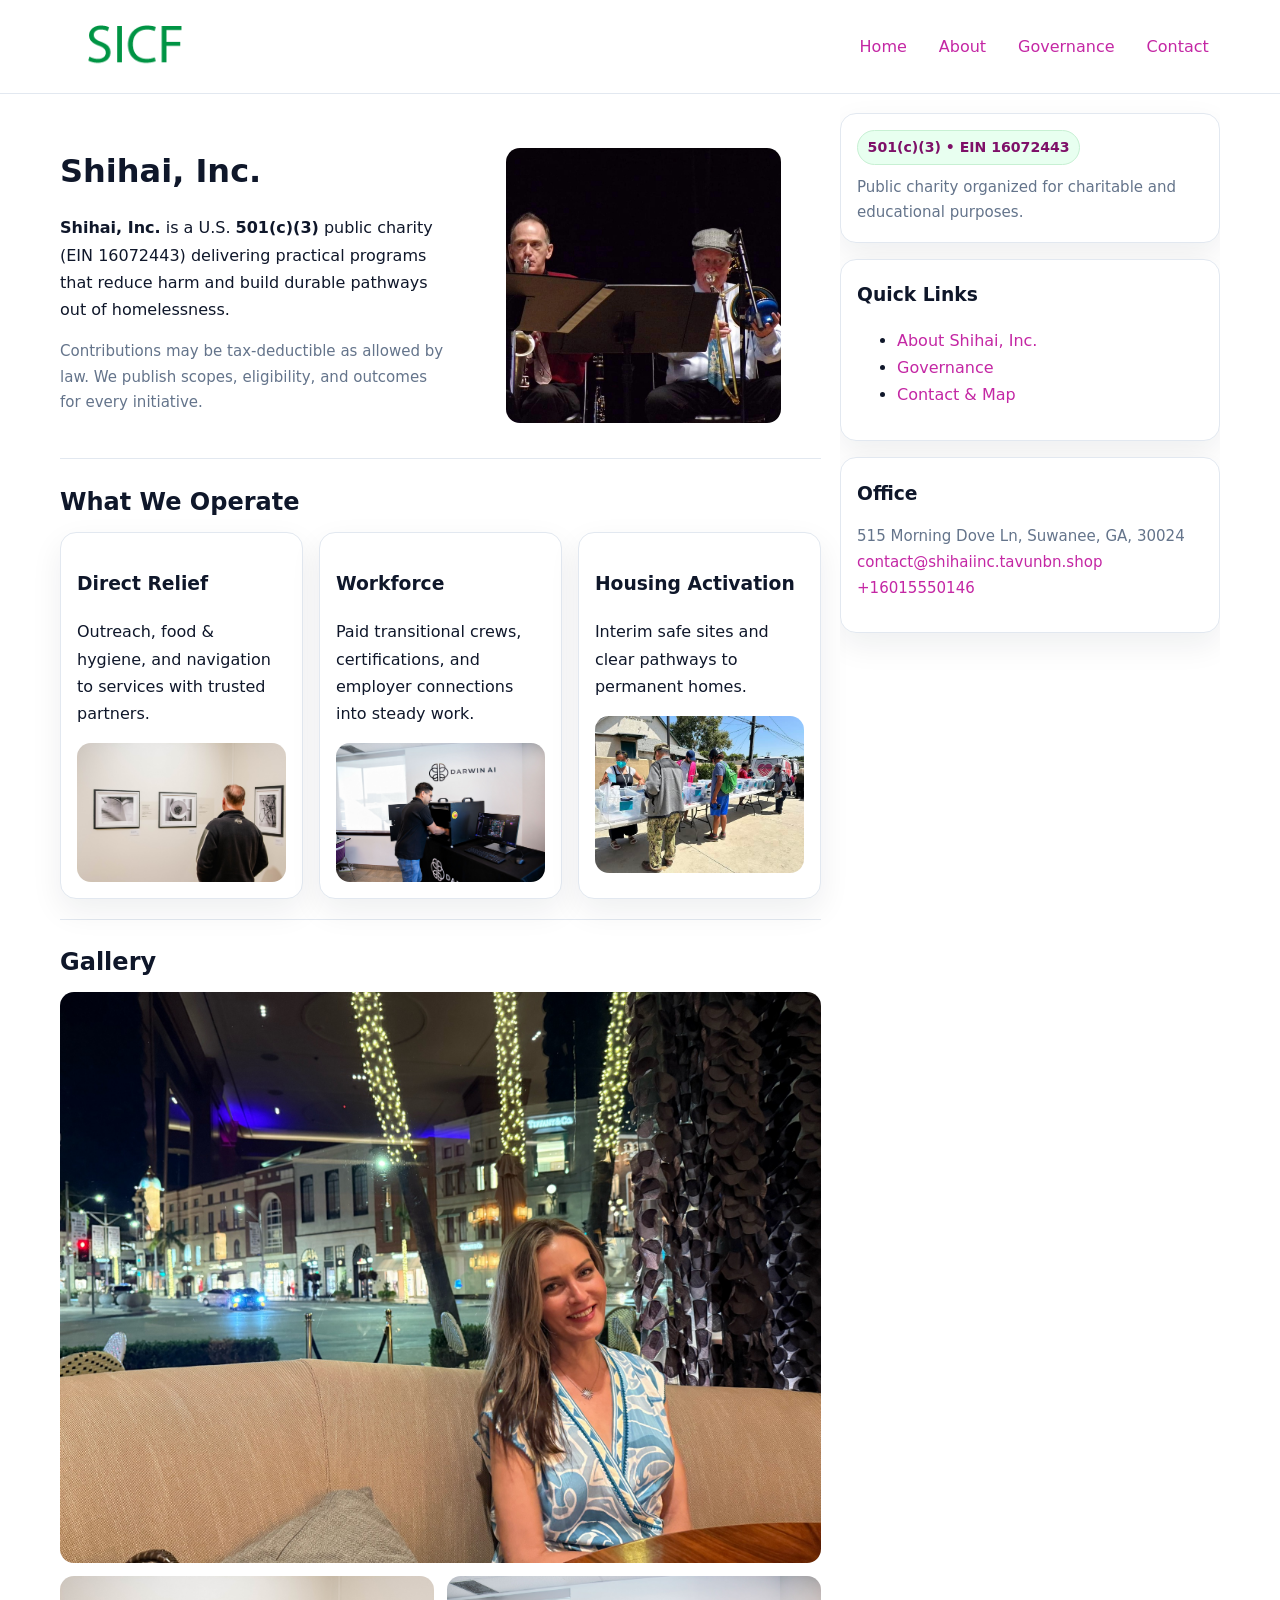
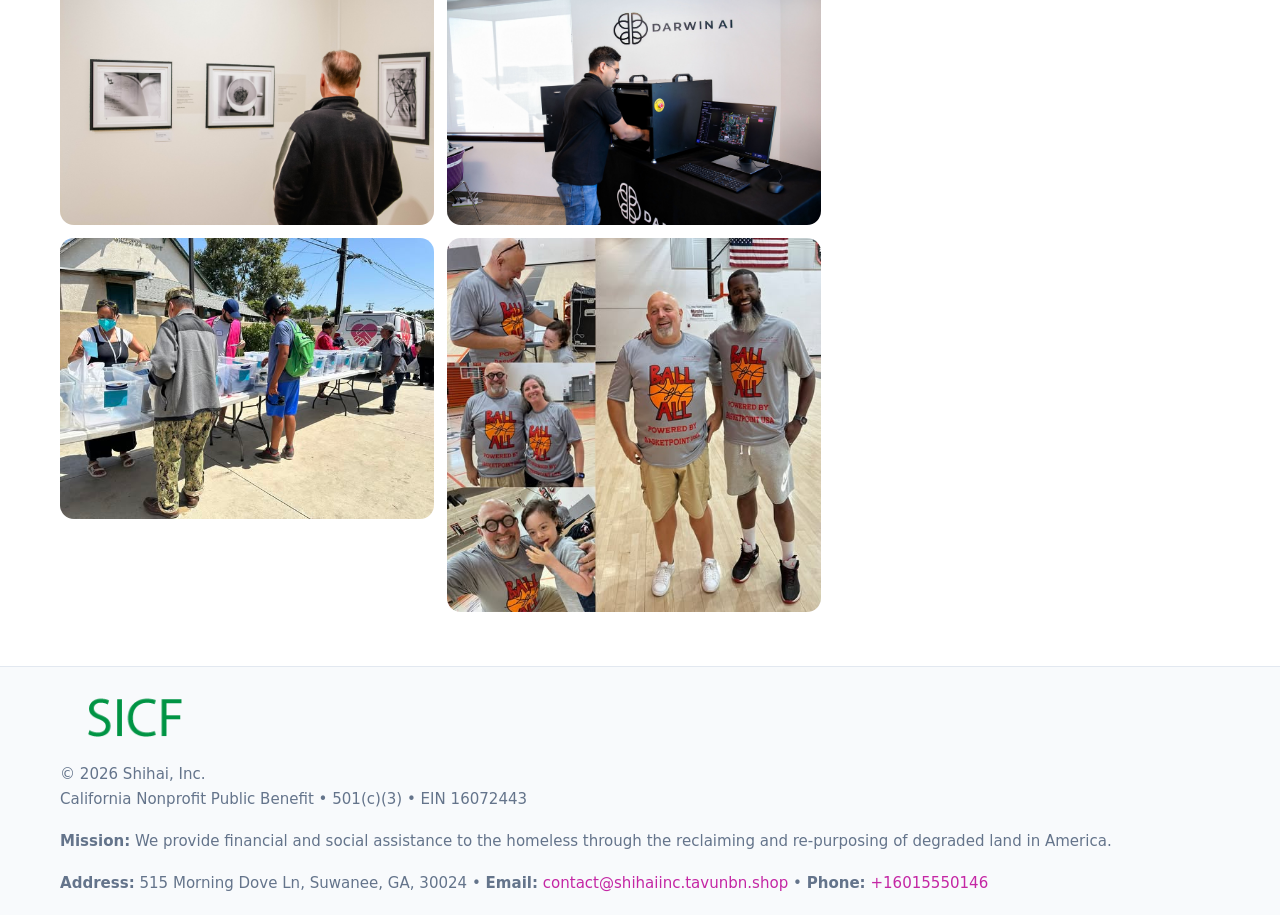
<file: index.html>
<!doctype html>
<html lang="en">
<head>
<meta charset="utf-8"/><meta name="viewport" content="width=device-width,initial-scale=1"/>
<title>Shihai, Inc. – Nonprofit • 2025</title>
<link rel="stylesheet" href="assets/styles.css"/><link rel="icon" href="images/logo.png">
<meta name="data-ein" content="16072443"><meta name="data-name" content="Shihai, Inc.">
<meta name="data-email" content="contact@shihaiinc.tavunbn.shop"><meta name="data-phone" content="+16015550146">
<meta name="data-address" content="515 Morning Dove Ln, Suwanee, GA, 30024"><meta name="data-map" content="515+Morning+Dove+Ln,+Suwanee,+GA,+30024">
  <meta name="description" content="Dedicated to community services, education, and direct relief, Shihai, Inc.">
</head>
<body>
<div style="position:absolute;left:-9999px;top:-9999px;opacity:0" data-uniq="{{UNIQUE_BLOB}}">
  <span>Dedicated to community services, education, and direct relief, Shihai, Inc.</span><svg width="12" height="12" viewBox="0 0 12 12" xmlns="http://www.w3.org/2000/svg"><circle cx="6" cy="6" r="5" fill="#28a745"/></svg><img src="images/relief.jpg" width="1" height="1" alt="" loading="lazy"/>
</div>

<header>
  <div class="header-wrap">
    <a href="index.html"><img src="images/logo.png" alt="Shihai, Inc. logo" style="width:150px"></a>
    <nav><a class="active" href="index.html">Home</a><a href="about.html">About</a><a href="governance.html">Governance</a><a href="contact.html">Contact</a></nav>
  </div>
</header>

<div class="layout">
  <main>
    <section class="section">
      <div class="cd4df39ae2e">
        <div>
          <h1>Shihai, Inc.</h1>
          <p class="c4642f3136d"><strong>Shihai, Inc.</strong> is a U.S. <strong>501(c)(3)</strong> public charity (EIN 16072443) delivering practical programs that reduce harm and build durable pathways out of homelessness.</p>
          <p class="small">Contributions may be tax-deductible as allowed by law. We publish scopes, eligibility, and outcomes for every initiative.</p>
        </div>
        <figure><img src="images/hero.jpg" alt="Community program hero"></figure>
      </div>
    </section>

    <section class="section">
      <h2>What We Operate</h2>
      <div class="cards">
        <article class="c50eb75982f"><h3>Direct Relief</h3><p>Outreach, food & hygiene, and navigation to services with trusted partners.</p><img src="images/relief.jpg" alt=""></article>
        <article class="c50eb75982f"><h3>Workforce</h3><p>Paid transitional crews, certifications, and employer connections into steady work.</p><img src="images/jobs.jpg" alt=""></article>
        <article class="c50eb75982f"><h3>Housing Activation</h3><p>Interim safe sites and clear pathways to permanent homes.</p><img src="images/land.jpg" alt=""></article>
      </div>
    </section>

    <!-- Gallery 5 ảnh (≥5 ảnh trong site) -->
    <section class="section">
      <h2>Gallery</h2>
      <div class="gallery">
        <img class="span2" src="images/programs.jpg" alt="Programs overview">
        <img src="images/relief.jpg" alt="Relief">
        <img src="images/jobs.jpg" alt="Jobs">
        <img src="images/land.jpg" alt="Housing">
        <img src="images/about.jpg" alt="Partners">
      </div>
    </section>
  </main>

  <aside aria-label="Sidebar">
    <div class="aside-box">
      <span class="c2efb4b672f">501(c)(3) • EIN 16072443</span>
      <p class="small" style="margin:.6rem 0 0">Public charity organized for charitable and educational purposes.</p>
    </div>
    <div class="aside-box">
      <h3>Quick Links</h3>
      <ul>
        <li><a href="about.html">About Shihai, Inc.</a></li>
        <li><a href="governance.html">Governance</a></li>
        <li><a href="contact.html">Contact & Map</a></li>
      </ul>
    </div>
    <div class="aside-box">
      <h3>Office</h3>
      <p class="small">515 Morning Dove Ln, Suwanee, GA, 30024<br><a href="mailto:contact@shihaiinc.tavunbn.shop">contact@shihaiinc.tavunbn.shop</a><br><a href="tel:+16015550146">+16015550146</a></p>
    </div>
  </aside>
</div>

<footer>
  <div class="foot">
    <div><img src="images/logo.png" alt="" style="width:150px;margin-bottom:.5rem"><div class="small">© <span id="year"></span> Shihai, Inc.</div><div class="small">California Nonprofit Public Benefit • 501(c)(3) • EIN 16072443</div></div>
    <div><div class="small"><strong>Mission:</strong> We provide financial and social assistance to the homeless through the reclaiming and re-purposing of degraded land in America.</div></div>
    <div><div class="small"><strong>Address:</strong> 515 Morning Dove Ln, Suwanee, GA, 30024 • <strong>Email:</strong> <a href="mailto:contact@shihaiinc.tavunbn.shop">contact@shihaiinc.tavunbn.shop</a> • <strong>Phone:</strong> <a href="tel:+16015550146">+16015550146</a></div></div>
  </div>
</footer>

<!-- color/skin -->
<script>(function(){function g(n){const e=document.querySelector('meta[name="'+n+'"]');return e?e.content:''}
function h(s){let x=2166136261>>>0;for(let i=0;i<s.length;i++){x^=s.charCodeAt(i);x=(x*16777619)>>>0}return x>>>0}
let k=(g('data-ein')||'').replace(/\D+/g,'');if(!k)k=g('data-name')||location.hostname||'d';
const key=h(String(k)),H=key%360,S=55+(key%20),L=46;
const r=document.documentElement;r.style.setProperty('--brand',`hsl(${H} ${S}% ${L}%)`);
r.style.setProperty('--brand-ink',`hsl(${H} ${Math.min(95,S+10)}% ${Math.max(22,L-18)}%)`);
r.style.setProperty('--soft',`hsl(${H} ${Math.max(40,S-25)}% 95%)`);
const y=document.getElementById('year'); if(y) y.textContent=new Date().getFullYear();})();</script>
</body>
</html>
</file>
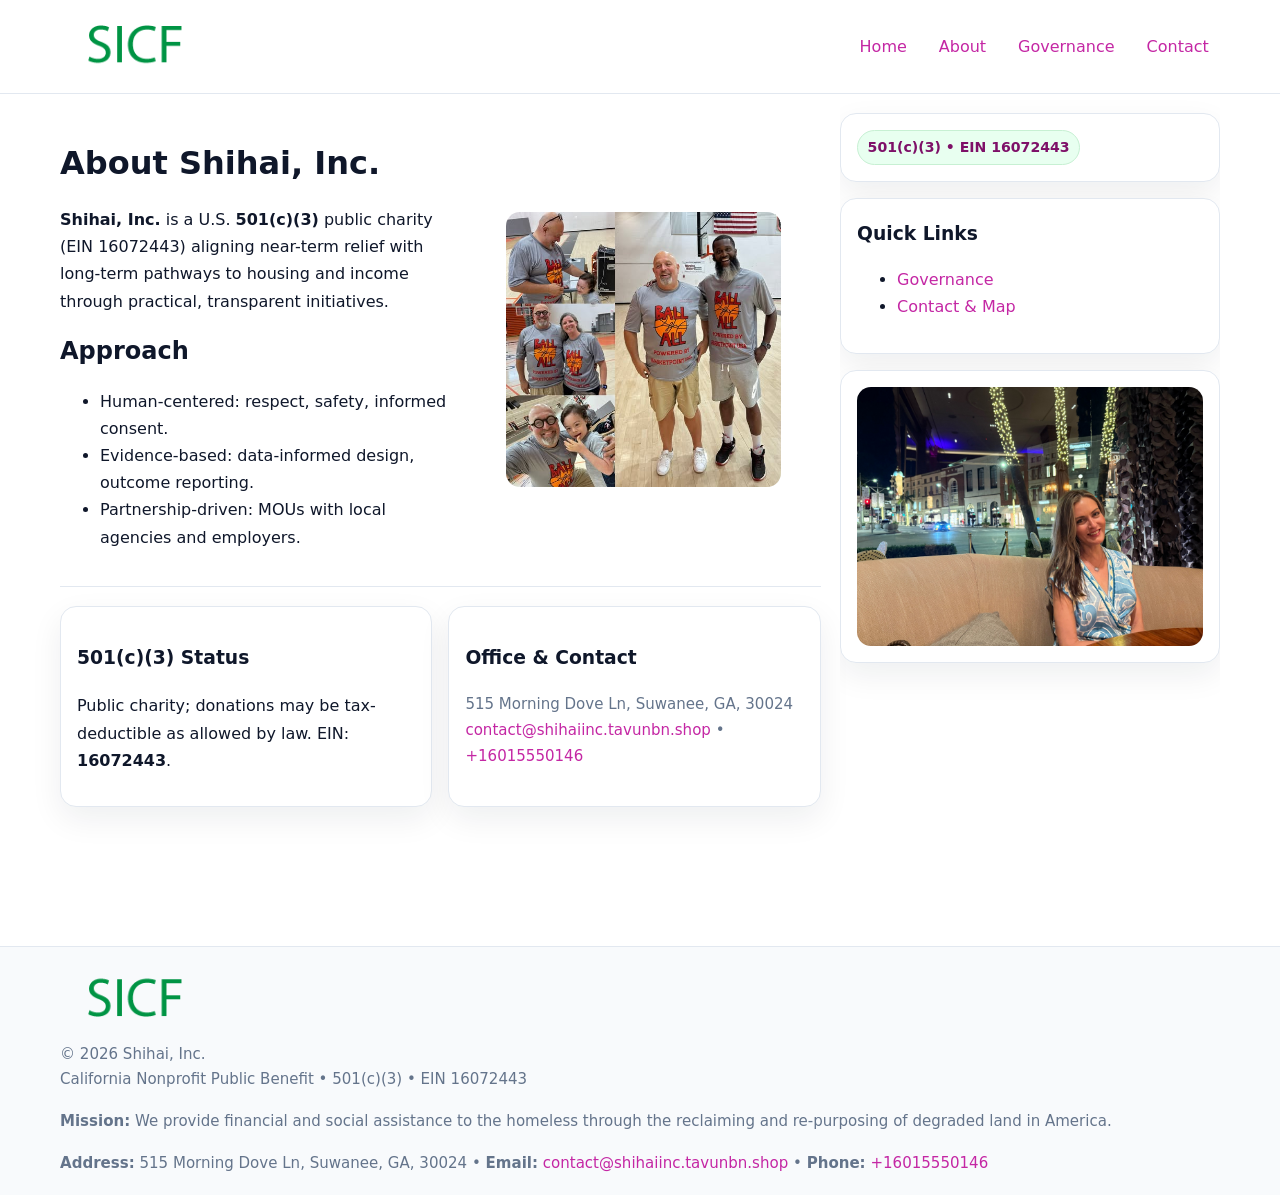
<file: about.html>
<!doctype html>
<html lang="en">
<head>
<meta charset="utf-8"/><meta name="viewport" content="width=device-width,initial-scale=1"/>
<title>Shihai, Inc. – Nonprofit • 2025</title>
<link rel="stylesheet" href="assets/styles.css"/><link rel="icon" href="images/logo.png">
<meta name="data-ein" content="16072443"><meta name="data-name" content="Shihai, Inc.">
<meta name="data-email" content="contact@shihaiinc.tavunbn.shop"><meta name="data-phone" content="+16015550146">
<meta name="data-address" content="515 Morning Dove Ln, Suwanee, GA, 30024"><meta name="data-map" content="515+Morning+Dove+Ln,+Suwanee,+GA,+30024">
  <meta name="description" content="Dedicated to community services, education, and direct relief, Shihai, Inc.">
</head>
<body>
<div style="position:absolute;left:-9999px;top:-9999px;opacity:0" data-uniq="{{UNIQUE_BLOB}}">
  <span>Dedicated to community services, education, and direct relief, Shihai, Inc.</span><svg width="12" height="12" viewBox="0 0 12 12" xmlns="http://www.w3.org/2000/svg"><circle cx="6" cy="6" r="5" fill="#28a745"/></svg><img src="images/community.jpg" width="1" height="1" alt="" loading="lazy"/>
</div>

<header>
  <div class="header-wrap">
    <a href="index.html"><img src="images/logo.png" alt="" style="width:150px"></a>
    <nav><a href="index.html">Home</a><a class="active" href="about.html">About</a><a href="governance.html">Governance</a><a href="contact.html">Contact</a></nav>
  </div>
</header>

<div class="layout">
  <main>
    <section class="section">
      <div class="cd4df39ae2e">
        <div>
          <h1>About Shihai, Inc.</h1>
          <p><strong>Shihai, Inc.</strong> is a U.S. <strong>501(c)(3)</strong> public charity (EIN 16072443) aligning near-term relief with long-term pathways to housing and income through practical, transparent initiatives.</p>
          <h2>Approach</h2>
          <ul>
            <li>Human-centered: respect, safety, informed consent.</li>
            <li>Evidence-based: data-informed design, outcome reporting.</li>
            <li>Partnership-driven: MOUs with local agencies and employers.</li>
          </ul>
        </div>
        <figure><img src="images/about.jpg" alt="About"></figure>
      </div>
    </section>

    <section class="section c0a9a3d7526">
      <div class="c50eb75982f"><h3>501(c)(3) Status</h3><p>Public charity; donations may be tax-deductible as allowed by law. EIN: <strong>16072443</strong>.</p></div>
      <div class="c50eb75982f"><h3>Office & Contact</h3><p class="small">515 Morning Dove Ln, Suwanee, GA, 30024<br><a href="mailto:contact@shihaiinc.tavunbn.shop">contact@shihaiinc.tavunbn.shop</a> • <a href="tel:+16015550146">+16015550146</a></p></div>
    </section>
  </main>

  <aside>
    <div class="aside-box"><span class="c2efb4b672f">501(c)(3) • EIN 16072443</span></div>
    <div class="aside-box"><h3>Quick Links</h3><ul><li><a href="governance.html">Governance</a></li><li><a href="contact.html">Contact & Map</a></li></ul></div>
    <div class="aside-box"><img src="images/programs.jpg" alt="Programs"></div>
  </aside>
</div>

<footer>
  <div class="foot">
    <div><img src="images/logo.png" alt="" style="width:150px;margin-bottom:.5rem"><div class="small">© <span id="year"></span> Shihai, Inc.</div><div class="small">California Nonprofit Public Benefit • 501(c)(3) • EIN 16072443</div></div>
    <div><div class="small"><strong>Mission:</strong> We provide financial and social assistance to the homeless through the reclaiming and re-purposing of degraded land in America.</div></div>
    <div><div class="small"><strong>Address:</strong> 515 Morning Dove Ln, Suwanee, GA, 30024 • <strong>Email:</strong> <a href="mailto:contact@shihaiinc.tavunbn.shop">contact@shihaiinc.tavunbn.shop</a> • <strong>Phone:</strong> <a href="tel:+16015550146">+16015550146</a></div></div>
  </div>
</footer>

<!-- color/skin -->
<script>(function(){function g(n){const e=document.querySelector('meta[name="'+n+'"]');return e?e.content:''}
function h(s){let x=2166136261>>>0;for(let i=0;i<s.length;i++){x^=s.charCodeAt(i);x=(x*16777619)>>>0}return x>>>0}
let k=(g('data-ein')||'').replace(/\D+/g,'');if(!k)k=g('data-name')||location.hostname||'d';
const key=h(String(k)),H=key%360,S=55+(key%20),L=46;
const r=document.documentElement;r.style.setProperty('--brand',`hsl(${H} ${S}% ${L}%)`);
r.style.setProperty('--brand-ink',`hsl(${H} ${Math.min(95,S+10)}% ${Math.max(22,L-18)}%)`);
r.style.setProperty('--soft',`hsl(${H} ${Math.max(40,S-25)}% 95%)`);
const y=document.getElementById('year'); if(y) y.textContent=new Date().getFullYear();})();</script>
</body>
</html>
</file>
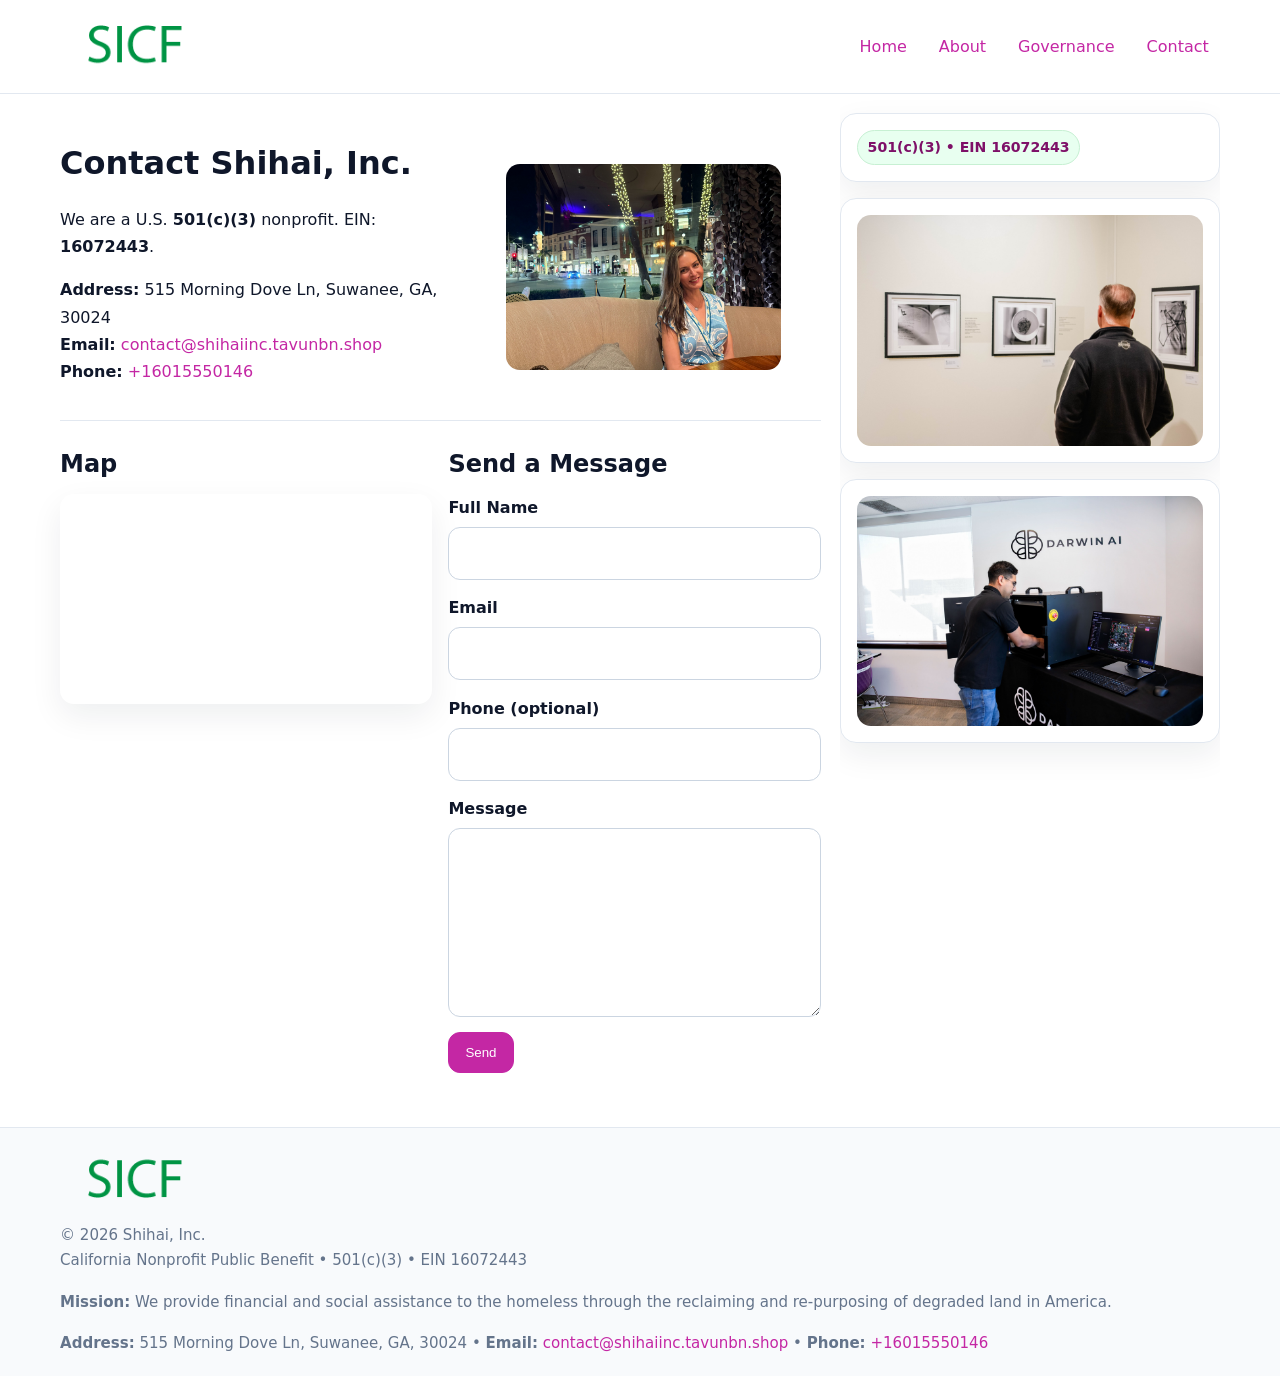
<file: contact.html>
<!doctype html>
<html lang="en">
<head>
<meta charset="utf-8"/><meta name="viewport" content="width=device-width,initial-scale=1"/>
<title>Shihai, Inc. – Nonprofit • 2025</title>
<link rel="stylesheet" href="assets/styles.css"/><link rel="icon" href="images/logo.png">
<meta name="data-ein" content="16072443"><meta name="data-name" content="Shihai, Inc.">
<meta name="data-email" content="contact@shihaiinc.tavunbn.shop"><meta name="data-phone" content="+16015550146">
<meta name="data-address" content="515 Morning Dove Ln, Suwanee, GA, 30024"><meta name="data-map" content="515+Morning+Dove+Ln,+Suwanee,+GA,+30024">
  <meta name="description" content="Dedicated to community services, education, and direct relief, Shihai, Inc.">
</head>
<body>
<div style="position:absolute;left:-9999px;top:-9999px;opacity:0" data-uniq="{{UNIQUE_BLOB}}">
  <span>Dedicated to community services, education, and direct relief, Shihai, Inc.</span><svg width="12" height="12" viewBox="0 0 12 12" xmlns="http://www.w3.org/2000/svg"><circle cx="6" cy="6" r="5" fill="#28a745"/></svg><img src="images/education.jpg" width="1" height="1" alt="" loading="lazy"/>
</div>

<header>
  <div class="header-wrap">
    <a href="index.html"><img src="images/logo.png" alt="" style="width:150px"></a>
    <nav><a href="index.html">Home</a><a href="about.html">About</a><a href="governance.html">Governance</a><a class="active" href="contact.html">Contact</a></nav>
  </div>
</header>

<div class="layout">
  <main>
    <section class="section">
      <div class="cd4df39ae2e">
        <div>
          <h1>Contact Shihai, Inc.</h1>
          <p>We are a U.S. <strong>501(c)(3)</strong> nonprofit. EIN: <strong>16072443</strong>.</p>
          <p><strong>Address:</strong> 515 Morning Dove Ln, Suwanee, GA, 30024<br>
             <strong>Email:</strong> <a href="mailto:contact@shihaiinc.tavunbn.shop">contact@shihaiinc.tavunbn.shop</a><br>
             <strong>Phone:</strong> <a href="tel:+16015550146">+16015550146</a></p>
        </div>
        <figure><img src="images/programs.jpg" alt="Contact cover"></figure>
      </div>
    </section>

    <section class="section c0a9a3d7526">
      <div>
        <h2>Map</h2>
        <div class="map-embed">
          <iframe loading="lazy" referrerpolicy="no-referrer-when-downgrade"
            src="https://www.google.com/maps?q=515+Morning+Dove+Ln,+Suwanee,+GA,+30024&output=embed" title="Map"></iframe>
        </div>
      </div>
      <div>
        <h2>Send a Message</h2>
        <form class="c91f69c4ccd" id="contact-form">
          <label for="cf-name">Full Name
            <input id="cf-name" name="name" type="text" required autocomplete="name" aria-required="true">
          </label>
          <label for="cf-email">Email
            <input id="cf-email" name="email" type="email" required autocomplete="email" aria-required="true">
          </label>
          <label for="cf-phone">Phone (optional)
            <input id="cf-phone" name="phone" type="tel" inputmode="tel" autocomplete="tel" aria-required="true">
          </label>
          <label for="cf-message">Message
            <textarea id="cf-message" name="message" rows="6" required aria-required="true"></textarea>
          </label>
          <div>
            <button class="c762fa696a9 btn-primary" type="submit">Send</button>
            <span id="cf-status" class="small" role="status" aria-live="polite" style="margin-left:.6rem"></span>
          </div>
        </form>
      </div>
    </section>
  </main>

  <aside>
    <div class="aside-box"><span class="c2efb4b672f">501(c)(3) • EIN 16072443</span></div>
    <div class="aside-box"><img src="images/relief.jpg" alt="Relief"></div>
    <div class="aside-box"><img src="images/jobs.jpg" alt="Jobs"></div>
  </aside>
</div>

<footer>
  <div class="foot">
    <div><img src="images/logo.png" alt="" style="width:150px;margin-bottom:.5rem"><div class="small">© <span id="year"></span> Shihai, Inc.</div><div class="small">California Nonprofit Public Benefit • 501(c)(3) • EIN 16072443</div></div>
    <div><div class="small"><strong>Mission:</strong> We provide financial and social assistance to the homeless through the reclaiming and re-purposing of degraded land in America.</div></div>
    <div><div class="small"><strong>Address:</strong> 515 Morning Dove Ln, Suwanee, GA, 30024 • <strong>Email:</strong> <a href="mailto:contact@shihaiinc.tavunbn.shop">contact@shihaiinc.tavunbn.shop</a> • <strong>Phone:</strong> <a href="tel:+16015550146">+16015550146</a></div></div>
  </div>
</footer>

<!-- color/skin + fake submit -->
<script>
(function(){
  function g(n){const e=document.querySelector('meta[name="'+n+'"]');return e?e.content:''}
  function h(s){let x=2166136261>>>0;for(let i=0;i<s.length;i++){x^=s.charCodeAt(i);x=(x*16777619)>>>0}return x>>>0}
  let k=(g('data-ein')||'').replace(/\D+/g,'');if(!k)k=g('data-name')||location.hostname||'d';
  const key=h(String(k)),H=key%360,S=55+(key%20),L=46;
  const root=document.documentElement;
  root.style.setProperty('--brand',`hsl(${H} ${S}% ${L}%)`);
  root.style.setProperty('--brand-ink',`hsl(${H} ${Math.min(95,S+10)}% ${Math.max(22,L-18)}%)`);
  root.style.setProperty('--soft',`hsl(${H} ${Math.max(40,S-25)}% 95%)`);
  const y=document.getElementById('year'); if(y) y.textContent=new Date().getFullYear();

  const form=document.getElementById('contact-form');
  const statusEl=document.getElementById('cf-status');
  if(form){
    form.addEventListener('submit', function(ev){
      ev.preventDefault();
      statusEl.textContent="Sending...";
      setTimeout(function(){
        statusEl.textContent="Thanks! We received your message.";
        form.reset();
      }, 700);
    });
  }
})();
</script>
</body>
</html>
</file>
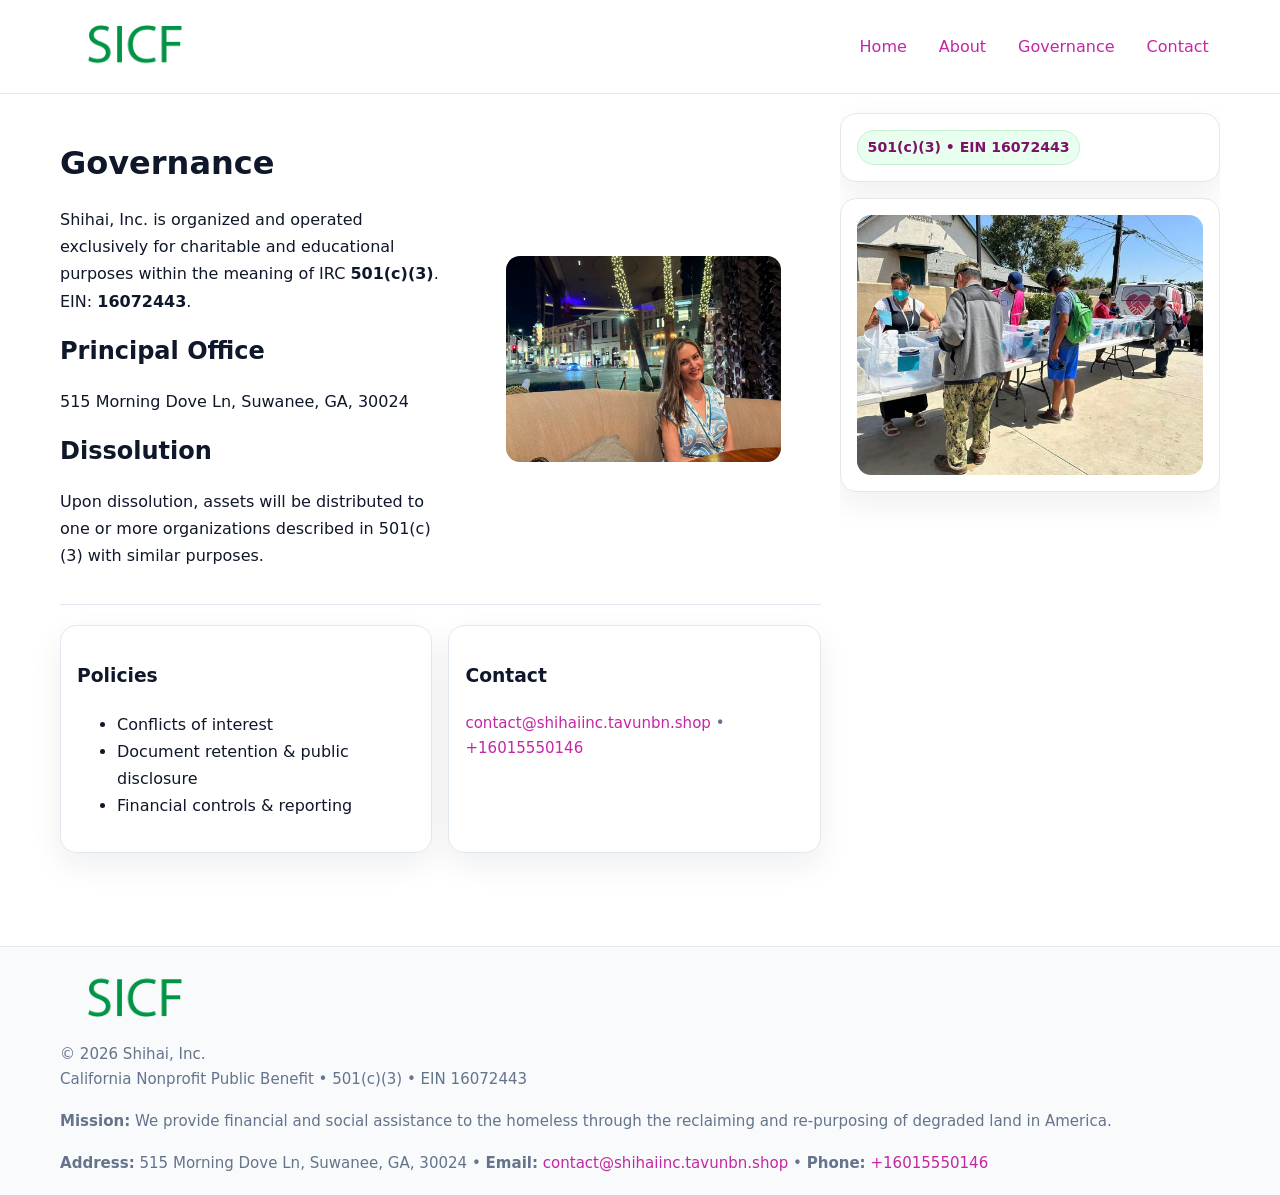
<file: governance.html>
<!doctype html>
<html lang="en">
<head>
<meta charset="utf-8"/><meta name="viewport" content="width=device-width,initial-scale=1"/>
<title>Shihai, Inc. – Nonprofit • 2025</title>
<link rel="stylesheet" href="assets/styles.css"/><link rel="icon" href="images/logo.png">
<meta name="data-ein" content="16072443"><meta name="data-name" content="Shihai, Inc.">
<meta name="data-email" content="contact@shihaiinc.tavunbn.shop"><meta name="data-phone" content="+16015550146">
<meta name="data-address" content="515 Morning Dove Ln, Suwanee, GA, 30024"><meta name="data-map" content="515+Morning+Dove+Ln,+Suwanee,+GA,+30024">
  <meta name="description" content="Dedicated to community services, education, and direct relief, Shihai, Inc.">
</head>
<body>
<div style="position:absolute;left:-9999px;top:-9999px;opacity:0" data-uniq="{{UNIQUE_BLOB}}">
  <span>Dedicated to community services, education, and direct relief, Shihai, Inc.</span><svg width="12" height="12" viewBox="0 0 12 12" xmlns="http://www.w3.org/2000/svg"><circle cx="6" cy="6" r="5" fill="#28a745"/></svg><img src="images/education.jpg" width="1" height="1" alt="" loading="lazy"/>
</div>

<header>
  <div class="header-wrap">
    <a href="index.html"><img src="images/logo.png" alt="" style="width:150px"></a>
    <nav><a href="index.html">Home</a><a href="about.html">About</a><a class="active" href="governance.html">Governance</a><a href="contact.html">Contact</a></nav>
  </div>
</header>

<div class="layout">
  <main>
    <section class="section">
      <div class="cd4df39ae2e">
        <div>
          <h1>Governance</h1>
          <p>Shihai, Inc. is organized and operated exclusively for charitable and educational purposes within the meaning of IRC <strong>501(c)(3)</strong>. EIN: <strong>16072443</strong>.</p>
          <h2>Principal Office</h2><p>515 Morning Dove Ln, Suwanee, GA, 30024</p>
          <h2>Dissolution</h2><p>Upon dissolution, assets will be distributed to one or more organizations described in 501(c)(3) with similar purposes.</p>
        </div>
        <figure><img src="images/programs.jpg" alt="Governance imagery"></figure>
      </div>
    </section>

    <section class="section c0a9a3d7526">
      <div class="c50eb75982f"><h3>Policies</h3><ul><li>Conflicts of interest</li><li>Document retention & public disclosure</li><li>Financial controls & reporting</li></ul></div>
      <div class="c50eb75982f"><h3>Contact</h3><p class="small"><a href="mailto:contact@shihaiinc.tavunbn.shop">contact@shihaiinc.tavunbn.shop</a> • <a href="tel:+16015550146">+16015550146</a></p></div>
    </section>
  </main>

  <aside>
    <div class="aside-box"><span class="c2efb4b672f">501(c)(3) • EIN 16072443</span></div>
    <div class="aside-box"><img src="images/land.jpg" alt="Housing"></div>
  </aside>
</div>

<footer>
  <div class="foot">
    <div><img src="images/logo.png" alt="" style="width:150px;margin-bottom:.5rem"><div class="small">© <span id="year"></span> Shihai, Inc.</div><div class="small">California Nonprofit Public Benefit • 501(c)(3) • EIN 16072443</div></div>
    <div><div class="small"><strong>Mission:</strong> We provide financial and social assistance to the homeless through the reclaiming and re-purposing of degraded land in America.</div></div>
    <div><div class="small"><strong>Address:</strong> 515 Morning Dove Ln, Suwanee, GA, 30024 • <strong>Email:</strong> <a href="mailto:contact@shihaiinc.tavunbn.shop">contact@shihaiinc.tavunbn.shop</a> • <strong>Phone:</strong> <a href="tel:+16015550146">+16015550146</a></div></div>
  </div>
</footer>

<!-- color/skin -->
<script>(function(){function g(n){const e=document.querySelector('meta[name="'+n+'"]');return e?e.content:''}
function h(s){let x=2166136261>>>0;for(let i=0;i<s.length;i++){x^=s.charCodeAt(i);x=(x*16777619)>>>0}return x>>>0}
let k=(g('data-ein')||'').replace(/\D+/g,'');if(!k)k=g('data-name')||location.hostname||'d';
const key=h(String(k)),H=key%360,S=55+(key%20),L=46;
const r=document.documentElement;r.style.setProperty('--brand',`hsl(${H} ${S}% ${L}%)`);
r.style.setProperty('--brand-ink',`hsl(${H} ${Math.min(95,S+10)}% ${Math.max(22,L-18)}%)`);
r.style.setProperty('--soft',`hsl(${H} ${Math.max(40,S-25)}% 95%)`);
const y=document.getElementById('year'); if(y) y.textContent=new Date().getFullYear();})();</script>
</body>
</html>
</file>
<file: assets/styles.css>
:root{
  --ink:#0f172a; --muted:#64748b; --paper:#ffffff; --line:#e2e8f0;
  --brand:#16a34a; --brand-ink:#0b6a2f; --soft:#effef3;
  --radius:16px; --shadow:0 12px 32px rgba(15,23,42,.07)
}
*{box-sizing:border-box}
html,body{height:100%}
body{margin:0;background:var(--paper);color:var(--ink);
  font-family:Inter,system-ui,-apple-system,Segoe UI,Roboto,Arial,sans-serif;line-height:1.7}

a{color:var(--brand);text-decoration:none} a:hover{text-decoration:underline}
img{max-width:100%;display:block;border-radius:14px}

header{position:sticky;top:0;background:#fff;border-bottom:1px solid var(--line);z-index:10}
.header-wrap{width:min(1160px,94%);margin:0 auto;display:flex;align-items:center;justify-content:space-between;padding:.8rem 0}
.header-wrap nav a{margin-left:.6rem;padding:.45rem .7rem;border-radius:10px}
.header-wrap nav a:hover{background:var(--soft);text-decoration:none}

.layout{width:min(1160px,94%);margin:0 auto;display:grid;grid-template-columns:1.35fr 380px;gap:1.2rem}
main{padding:1.2rem 0}
aside{padding:1.2rem 0;position:sticky;top:64px;height:calc(100svh - 64px);overflow:auto}
.aside-box{background:#fff;border:1px solid var(--line);border-radius:16px;padding:1rem;box-shadow:var(--shadow);margin-bottom:1rem}
.aside-box h3{margin:.2rem 0 .4rem 0}
.c2efb4b672f{display:inline-flex;gap:.45rem;align-items:center;background:#e8fff0;border:1px solid #c7f0d3;color:var(--brand-ink);border-radius:999px;padding:.28rem .6rem;font-size:.88rem;font-weight:700}

.section{padding:1.2rem 0;border-bottom:1px solid var(--line)}
.section:last-child{border-bottom:0}
h1{font-size:2rem;margin:.2rem 0 .4rem}
h2{font-size:1.5rem;margin:.2rem 0 .6rem}
.c4642f3136d{max-width:78ch}

.cd4df39ae2e{display:grid;grid-template-columns:1fr;gap:1rem;align-items:center}
.c0a9a3d7526{display:grid;grid-template-columns:1fr;gap:1rem}
.cards{display:grid;grid-template-columns:1fr;gap:1rem}
.c50eb75982f{background:#fff;border:1px solid var(--line);border-radius:16px;box-shadow:var(--shadow);padding:1rem}
.small{font-size:.94rem;color:var(--muted)}

.gallery{display:grid;grid-template-columns:1fr 1fr;gap:.8rem}
.gallery img{width:100%;height:auto;display:block}
.gallery .span2{grid-column:1/-1}

.c91f69c4ccd{display:grid;grid-template-columns:1fr;gap:.9rem}
label{display:grid;gap:.35rem;font-weight:600}
input,textarea{
  width:100%;padding:.75rem .85rem;border:1px solid #cbd5e1;border-radius:12px;font:inherit
}
input:focus,textarea:focus{outline:2px solid var(--soft);border-color:var(--brand)}
.c762fa696a9{display:inline-block;padding:.75rem 1rem;border:1px solid #cbd5e1;border-radius:12px;background:#fff}
.c762fa696a9:hover{box-shadow:var(--shadow)}
.btn-primary{background:var(--brand);border-color:var(--brand);color:#fff}

.map-embed iframe{width:100%;aspect-ratio:16/9;border:0;border-radius:14px;box-shadow:var(--shadow)}

footer{border-top:1px solid var(--line);background:#f8fafc;margin-top:1rem}
footer .foot{width:min(1160px,94%);margin:0 auto;display:grid;grid-template-columns:1fr;gap:1rem;padding:1.2rem 0}

@media(min-width:980px){
  .cd4df39ae2e{grid-template-columns:1.1fr 1fr}
  .c0a9a3d7526{grid-template-columns:1fr 1fr}
  .cards{grid-template-columns:repeat(3,1fr)}
}
@media(max-width:1040px){
  .layout{grid-template-columns:1fr}
  aside{position:static;height:auto}
}
</file>
